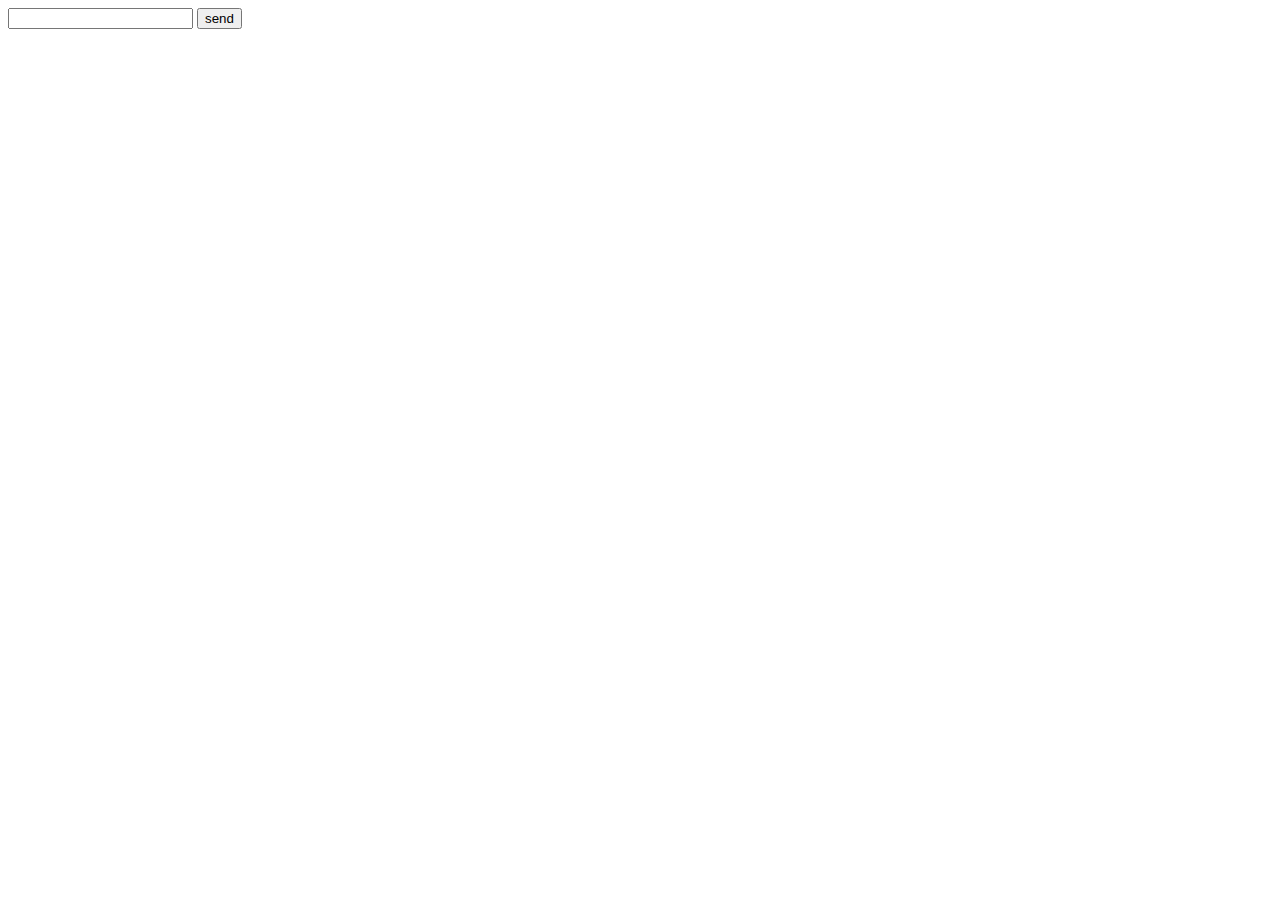
<file: app-example/index.html>
<!DOCTYPE html>

<html lang="pt-BR">
    <head>
        <meta charset="UTF-8">
        <title>Example</title>

        <meta http-equiv="X-UA-Compatible" content="IE=edge">
        <meta name="viewport" content="width=device-width, initial-scale=1">
    </head>
    <body>
    <form method="POST">
        <input type="text" name="age">
        <input type="submit" value="send">
    </form>
    </body>
</html>
</file>
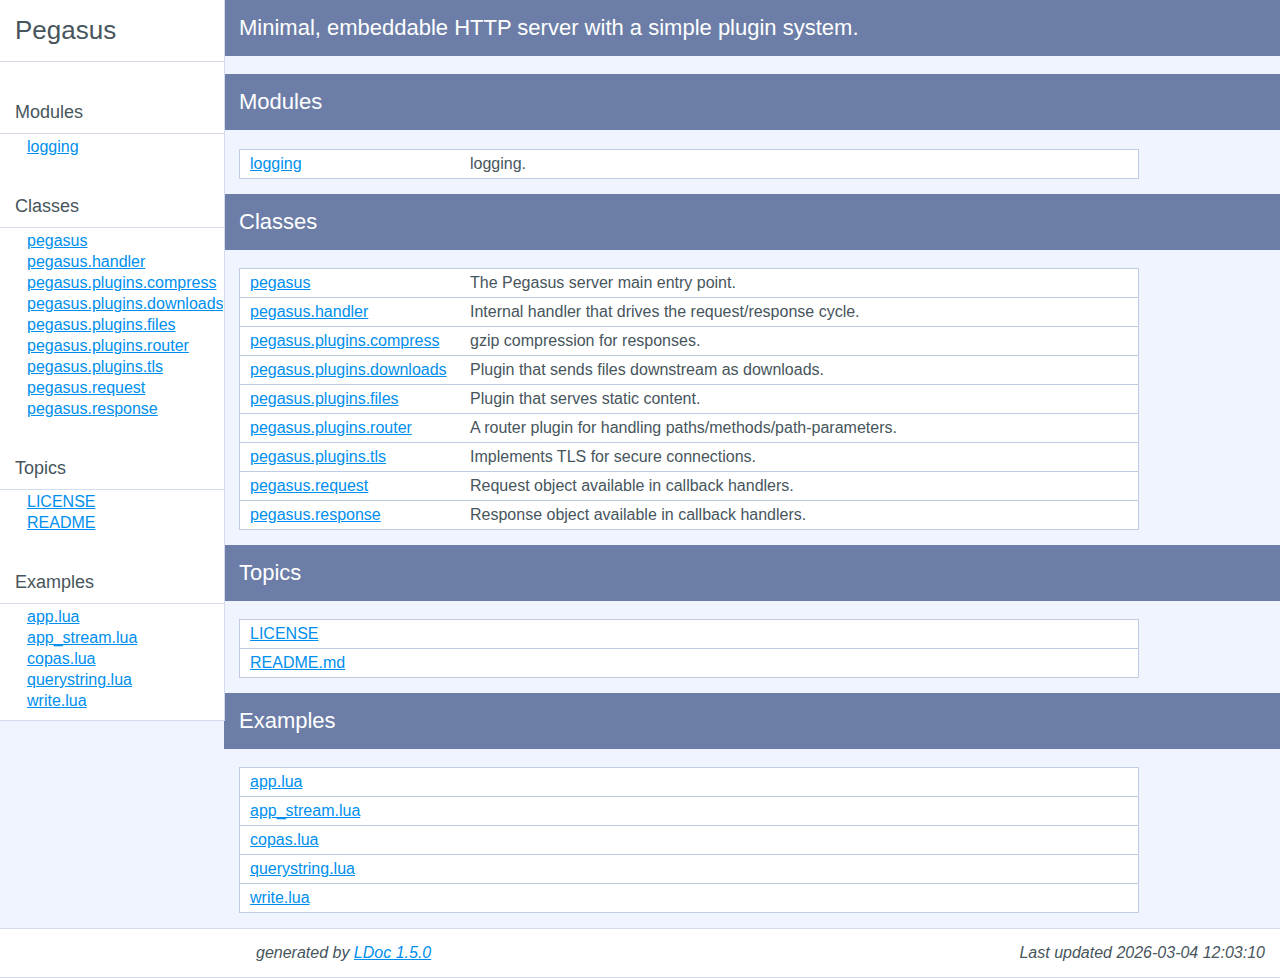
<file: docs/index.html>
<!DOCTYPE html PUBLIC "-//W3C//DTD XHTML 1.0 Strict//EN"
   "http://www.w3.org/TR/xhtml1/DTD/xhtml1-strict.dtd">
<html>
<meta http-equiv="Content-Type" content="text/html; charset=UTF-8"/>
<head>
    <title>Pegasus webserver in Lua</title>
    <link rel="stylesheet" href="ldoc.css" type="text/css" />
</head>
<body>

<div id="container">

<div id="product">
	<div id="product_logo"></div>
	<div id="product_name"><big><b></b></big></div>
	<div id="product_description"></div>
</div> <!-- id="product" -->


<div id="main">


<!-- Menu -->

<div id="navigation">
<br/>
<h1>Pegasus</h1>





<h2>Modules</h2>
<ul class="nowrap">
  <li><a href="modules/logging.html">logging</a></li>
</ul>
<h2>Classes</h2>
<ul class="nowrap">
  <li><a href="classes/pegasus.html">pegasus</a></li>
  <li><a href="classes/pegasus.handler.html">pegasus.handler</a></li>
  <li><a href="classes/pegasus.plugins.compress.html">pegasus.plugins.compress</a></li>
  <li><a href="classes/pegasus.plugins.downloads.html">pegasus.plugins.downloads</a></li>
  <li><a href="classes/pegasus.plugins.files.html">pegasus.plugins.files</a></li>
  <li><a href="classes/pegasus.plugins.router.html">pegasus.plugins.router</a></li>
  <li><a href="classes/pegasus.plugins.tls.html">pegasus.plugins.tls</a></li>
  <li><a href="classes/pegasus.request.html">pegasus.request</a></li>
  <li><a href="classes/pegasus.response.html">pegasus.response</a></li>
</ul>
<h2>Topics</h2>
<ul class="">
  <li><a href="topics/LICENSE.html">LICENSE</a></li>
  <li><a href="topics/README.md.html">README</a></li>
</ul>
<h2>Examples</h2>
<ul class="nowrap">
  <li><a href="examples/app.lua.html">app.lua</a></li>
  <li><a href="examples/app_stream.lua.html">app_stream.lua</a></li>
  <li><a href="examples/copas.lua.html">copas.lua</a></li>
  <li><a href="examples/querystring.lua.html">querystring.lua</a></li>
  <li><a href="examples/write.lua.html">write.lua</a></li>
</ul>

</div>

<div id="content">


  <h2>Minimal, embeddable HTTP server with a simple plugin system.</h2>

<h2>Modules</h2>
<table class="module_list">
	<tr>
		<td class="name"  nowrap><a href="modules/logging.html">logging</a></td>
		<td class="summary">logging.</td>
	</tr>
</table>
<h2>Classes</h2>
<table class="module_list">
	<tr>
		<td class="name"  nowrap><a href="classes/pegasus.html">pegasus</a></td>
		<td class="summary">The Pegasus server main entry point.</td>
	</tr>
	<tr>
		<td class="name"  nowrap><a href="classes/pegasus.handler.html">pegasus.handler</a></td>
		<td class="summary">Internal handler that drives the request/response cycle.</td>
	</tr>
	<tr>
		<td class="name"  nowrap><a href="classes/pegasus.plugins.compress.html">pegasus.plugins.compress</a></td>
		<td class="summary">gzip compression for responses.</td>
	</tr>
	<tr>
		<td class="name"  nowrap><a href="classes/pegasus.plugins.downloads.html">pegasus.plugins.downloads</a></td>
		<td class="summary">Plugin that sends files downstream as downloads.</td>
	</tr>
	<tr>
		<td class="name"  nowrap><a href="classes/pegasus.plugins.files.html">pegasus.plugins.files</a></td>
		<td class="summary">Plugin that serves static content.</td>
	</tr>
	<tr>
		<td class="name"  nowrap><a href="classes/pegasus.plugins.router.html">pegasus.plugins.router</a></td>
		<td class="summary">A router plugin for handling paths/methods/path-parameters.</td>
	</tr>
	<tr>
		<td class="name"  nowrap><a href="classes/pegasus.plugins.tls.html">pegasus.plugins.tls</a></td>
		<td class="summary">Implements TLS for secure connections.</td>
	</tr>
	<tr>
		<td class="name"  nowrap><a href="classes/pegasus.request.html">pegasus.request</a></td>
		<td class="summary">Request object available in callback handlers.</td>
	</tr>
	<tr>
		<td class="name"  nowrap><a href="classes/pegasus.response.html">pegasus.response</a></td>
		<td class="summary">Response object available in callback handlers.</td>
	</tr>
</table>
<h2>Topics</h2>
<table class="module_list">
	<tr>
		<td class="name"  nowrap><a href="topics/LICENSE.html">LICENSE</a></td>
		<td class="summary"></td>
	</tr>
	<tr>
		<td class="name"  nowrap><a href="topics/README.md.html">README.md</a></td>
		<td class="summary"></td>
	</tr>
</table>
<h2>Examples</h2>
<table class="module_list">
	<tr>
		<td class="name"  nowrap><a href="examples/app.lua.html">app.lua</a></td>
		<td class="summary"></td>
	</tr>
	<tr>
		<td class="name"  nowrap><a href="examples/app_stream.lua.html">app_stream.lua</a></td>
		<td class="summary"></td>
	</tr>
	<tr>
		<td class="name"  nowrap><a href="examples/copas.lua.html">copas.lua</a></td>
		<td class="summary"></td>
	</tr>
	<tr>
		<td class="name"  nowrap><a href="examples/querystring.lua.html">querystring.lua</a></td>
		<td class="summary"></td>
	</tr>
	<tr>
		<td class="name"  nowrap><a href="examples/write.lua.html">write.lua</a></td>
		<td class="summary"></td>
	</tr>
</table>

</div> <!-- id="content" -->
</div> <!-- id="main" -->
<div id="about">
<i>generated by <a href="http://github.com/lunarmodules/LDoc">LDoc 1.5.0</a></i>
<i style="float:right;">Last updated 2026-03-04 12:03:10 </i>
</div> <!-- id="about" -->
</div> <!-- id="container" -->
</body>
</html>
</file>
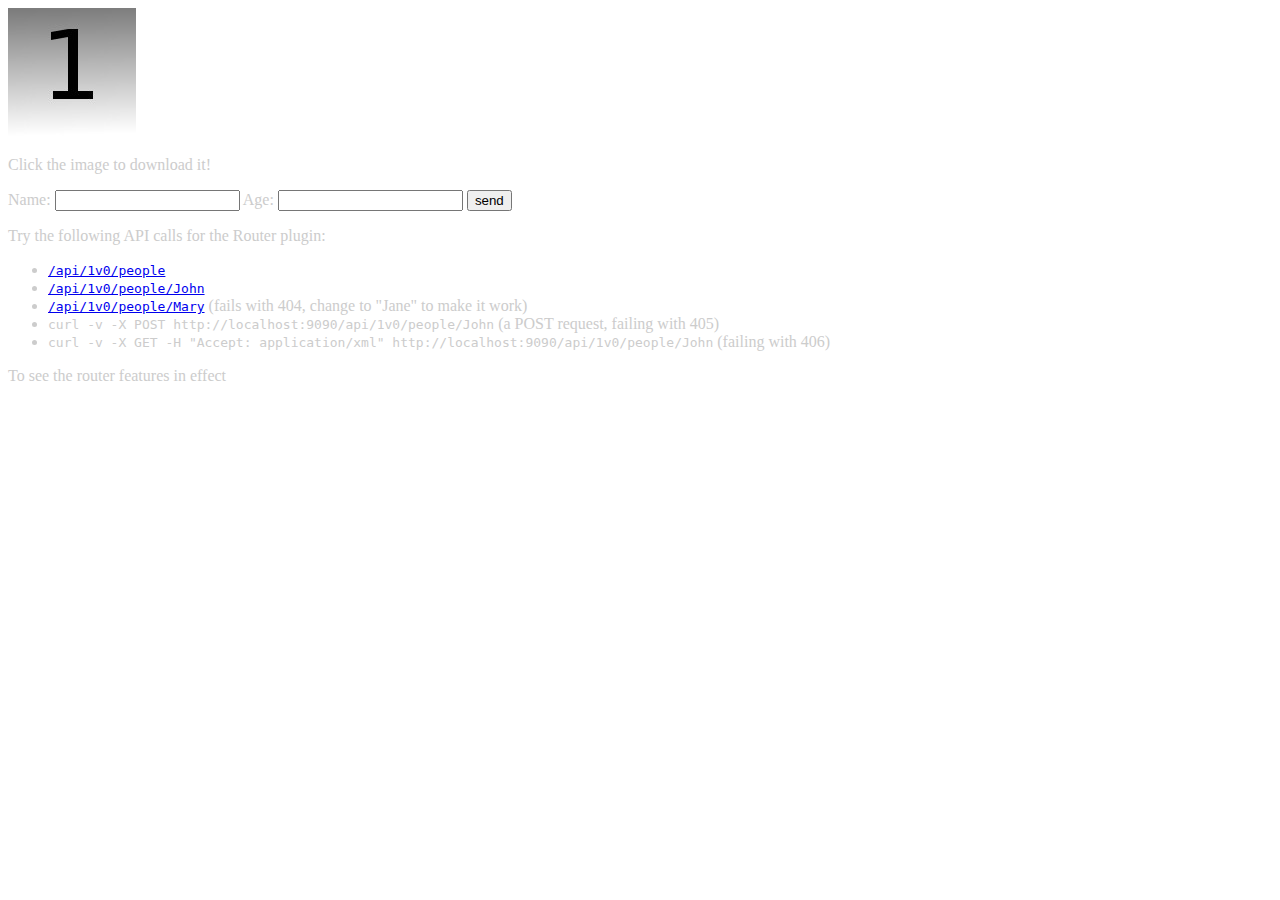
<file: example/root/index.html>
<!DOCTYPE html>

<html lang="pt-BR">
    <head>
        <meta charset="UTF-8">
        <title>Example</title>
        <meta http-equiv="X-UA-Compatible" content="IE=edge">
        <meta name="viewport" content="width=device-width, initial-scale=1">
        <link href="style.css" media="all" rel="stylesheet">
    </head>
    <body>
        <a href="downloads/1.jpg">
            <img src="1.jpg" />
        </a><p>Click the image to download it!</p>
        <form method="POST">
            Name: <input type="text" name="name">
            Age: <input type="text" name="age">
            <input type="submit" value="send">
        </form>
        <p>Try the following API calls for the Router plugin:
            <ul>
            <li><a href="/api/1v0/people"><code>/api/1v0/people</code></a></li>
            <li><a href="/api/1v0/people/John"><code>/api/1v0/people/John</code></a></li>
            <li><a href="/api/1v0/people/Mary"><code>/api/1v0/people/Mary</code></a> (fails with 404, change to "Jane" to make it work)</li>
            <li><code>curl -v -X POST http://localhost:9090/api/1v0/people/John</code> (a POST request, failing with 405)</li>
            <li><code>curl -v -X GET -H "Accept: application/xml" http://localhost:9090/api/1v0/people/John</code> (failing with 406)</li>
            </ul>
            To see the router features in effect
        </p>
    </body>
</html>
</file>
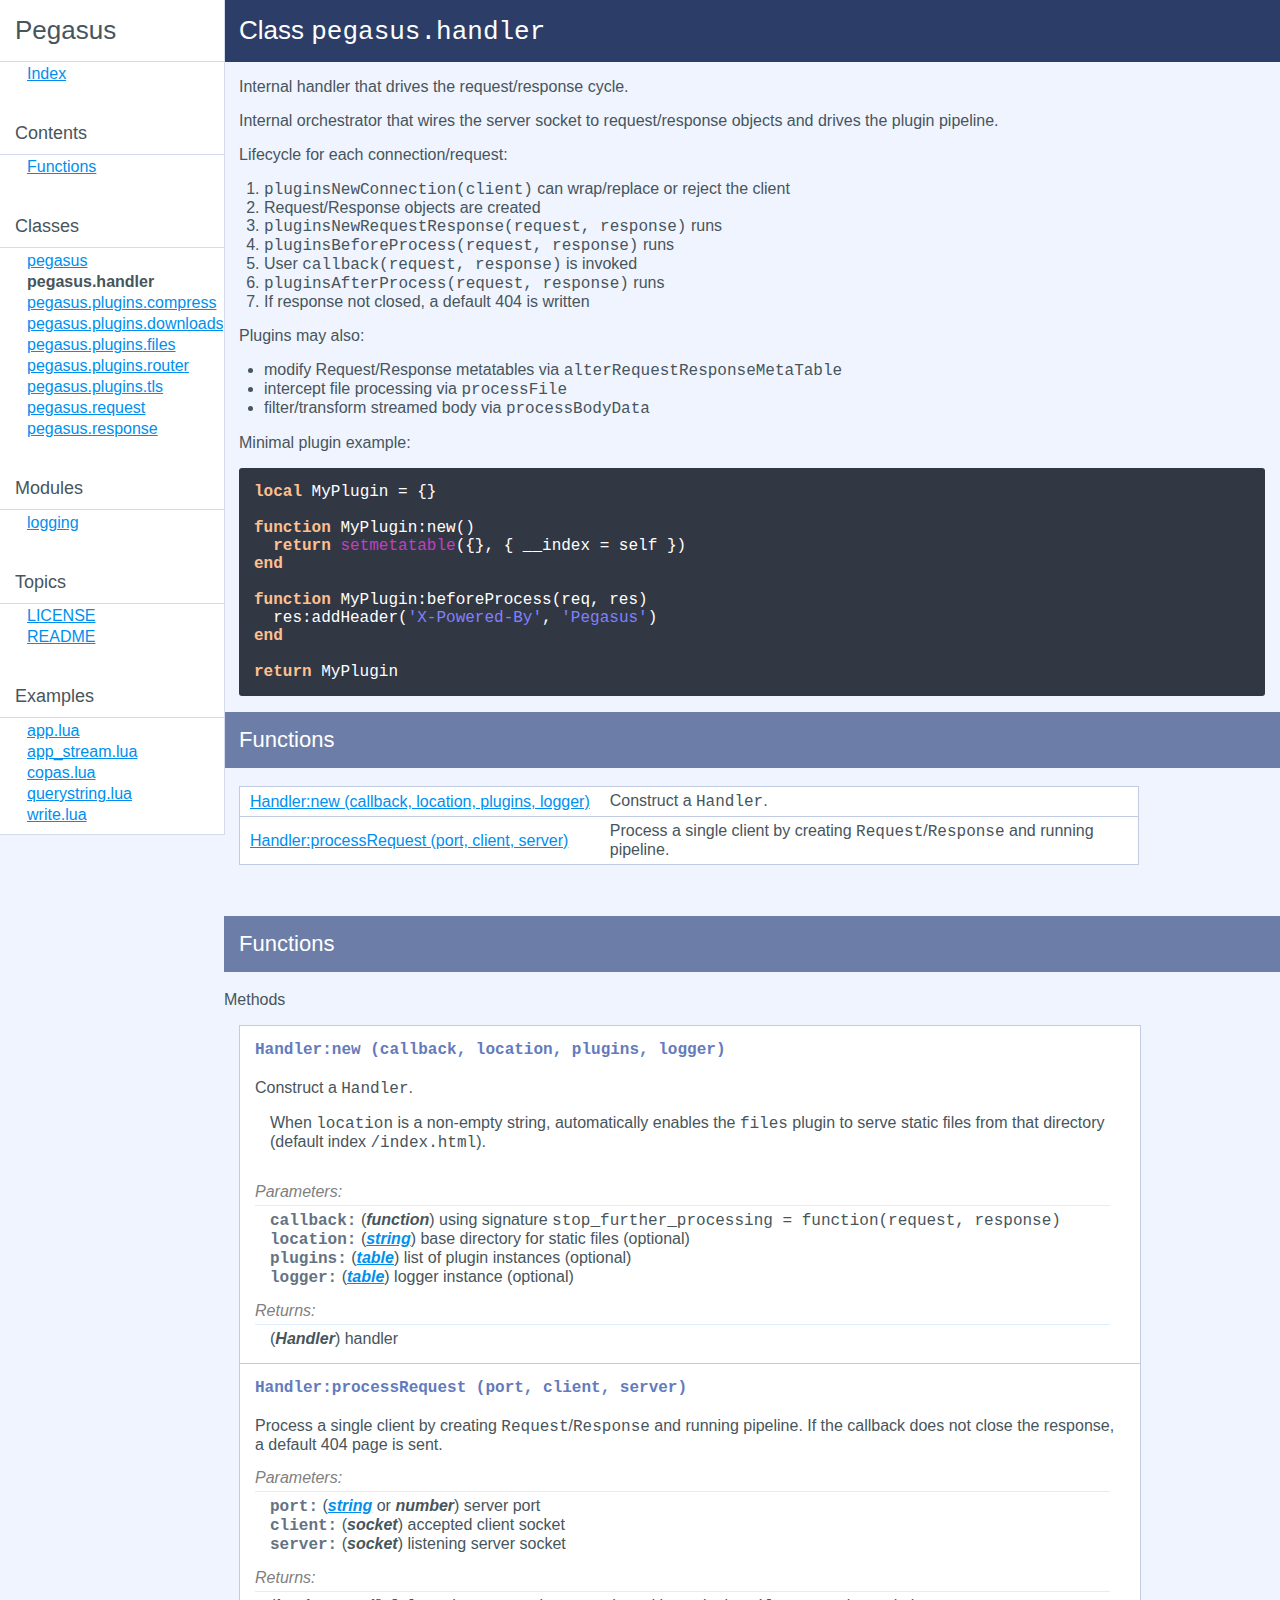
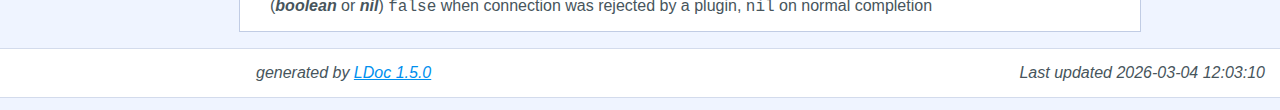
<file: docs/classes/pegasus.handler.html>
<!DOCTYPE html PUBLIC "-//W3C//DTD XHTML 1.0 Strict//EN"
   "http://www.w3.org/TR/xhtml1/DTD/xhtml1-strict.dtd">
<html>
<meta http-equiv="Content-Type" content="text/html; charset=UTF-8"/>
<head>
    <title>Pegasus webserver in Lua</title>
    <link rel="stylesheet" href="../ldoc.css" type="text/css" />
</head>
<body>

<div id="container">

<div id="product">
	<div id="product_logo"></div>
	<div id="product_name"><big><b></b></big></div>
	<div id="product_description"></div>
</div> <!-- id="product" -->


<div id="main">


<!-- Menu -->

<div id="navigation">
<br/>
<h1>Pegasus</h1>


<ul>
  <li><a href="../index.html">Index</a></li>
</ul>

<h2>Contents</h2>
<ul>
<li><a href="#Functions">Functions</a></li>
</ul>


<h2>Classes</h2>
<ul class="nowrap">
  <li><a href="../classes/pegasus.html">pegasus</a></li>
  <li><strong>pegasus.handler</strong></li>
  <li><a href="../classes/pegasus.plugins.compress.html">pegasus.plugins.compress</a></li>
  <li><a href="../classes/pegasus.plugins.downloads.html">pegasus.plugins.downloads</a></li>
  <li><a href="../classes/pegasus.plugins.files.html">pegasus.plugins.files</a></li>
  <li><a href="../classes/pegasus.plugins.router.html">pegasus.plugins.router</a></li>
  <li><a href="../classes/pegasus.plugins.tls.html">pegasus.plugins.tls</a></li>
  <li><a href="../classes/pegasus.request.html">pegasus.request</a></li>
  <li><a href="../classes/pegasus.response.html">pegasus.response</a></li>
</ul>
<h2>Modules</h2>
<ul class="nowrap">
  <li><a href="../modules/logging.html">logging</a></li>
</ul>
<h2>Topics</h2>
<ul class="">
  <li><a href="../topics/LICENSE.html">LICENSE</a></li>
  <li><a href="../topics/README.md.html">README</a></li>
</ul>
<h2>Examples</h2>
<ul class="nowrap">
  <li><a href="../examples/app.lua.html">app.lua</a></li>
  <li><a href="../examples/app_stream.lua.html">app_stream.lua</a></li>
  <li><a href="../examples/copas.lua.html">copas.lua</a></li>
  <li><a href="../examples/querystring.lua.html">querystring.lua</a></li>
  <li><a href="../examples/write.lua.html">write.lua</a></li>
</ul>

</div>

<div id="content">

<h1>Class <code>pegasus.handler</code></h1>
<p>Internal handler that drives the request/response cycle.</p>
<p>


<p> Internal orchestrator that wires the server socket to request/response
 objects and drives the plugin pipeline.</p>

<p> Lifecycle for each connection/request:</p>

<ol>
    <li><code>pluginsNewConnection(client)</code> can wrap/replace or reject the client</li>
    <li>Request/Response objects are created</li>
    <li><code>pluginsNewRequestResponse(request, response)</code> runs</li>
    <li><code>pluginsBeforeProcess(request, response)</code> runs</li>
    <li>User <code>callback(request, response)</code> is invoked</li>
    <li><code>pluginsAfterProcess(request, response)</code> runs</li>
    <li>If response not closed, a default 404 is written</li>
</ol>

<p> Plugins may also:</p>

<ul>
    <li>modify Request/Response metatables via <code>alterRequestResponseMetaTable</code></li>
    <li>intercept file processing via <code>processFile</code></li>
    <li>filter/transform streamed body via <code>processBodyData</code></li>
</ul>

<p> Minimal plugin example:</p>


<pre>
<span class="keyword">local</span> MyPlugin = {}

<span class="keyword">function</span> MyPlugin:<span class="function-name">new</span>()
  <span class="keyword">return</span> <span class="global">setmetatable</span>({}, { __index = self })
<span class="keyword">end</span>

<span class="keyword">function</span> MyPlugin:<span class="function-name">beforeProcess</span>(req, res)
  res:<span class="function-name">addHeader</span>(<span class="string">'X-Powered-By'</span>, <span class="string">'Pegasus'</span>)
<span class="keyword">end</span>

<span class="keyword">return</span> MyPlugin
</pre>

</p>


<h2><a href="#Functions">Functions</a></h2>
<table class="function_list">
	<tr>
	<td class="name" nowrap><a href="#Handler:new">Handler:new (callback, location, plugins, logger)</a></td>
	<td class="summary">Construct a <code>Handler</code>.</td>
	</tr>
	<tr>
	<td class="name" nowrap><a href="#Handler:processRequest">Handler:processRequest (port, client, server)</a></td>
	<td class="summary">Process a single client by creating <code>Request</code>/<code>Response</code> and running pipeline.</td>
	</tr>
</table>

<br/>
<br/>


    <h2 class="section-header "><a name="Functions"></a>Functions</h2>
    Methods
    <dl class="function">
    <dt>
    <a name = "Handler:new"></a>
    <strong>Handler:new (callback, location, plugins, logger)</strong>
    </dt>
    <dd>
    Construct a <code>Handler</code>. </p>

<p> When <code>location</code> is a non-empty string, automatically enables the <code>files</code>
 plugin to serve static files from that directory (default index <code>/index.html</code>).


    <h3>Parameters:</h3>
    <ul>
        <li><span class="parameter">callback</span>
            <span class="types"><span class="type">function</span></span>
         using signature <code>stop_further_processing = function(request, response)</code>
        </li>
        <li><span class="parameter">location</span>
            <span class="types"><a class="type" href="https://www.lua.org/manual/5.4/manual.html#6.4">string</a></span>
         base directory for static files (optional)
        </li>
        <li><span class="parameter">plugins</span>
            <span class="types"><a class="type" href="https://www.lua.org/manual/5.4/manual.html#6.6">table</a></span>
         list of plugin instances (optional)
        </li>
        <li><span class="parameter">logger</span>
            <span class="types"><a class="type" href="https://www.lua.org/manual/5.4/manual.html#6.6">table</a></span>
         logger instance (optional)
        </li>
    </ul>

    <h3>Returns:</h3>
    <ol>

           <span class="types"><span class="type">Handler</span></span>
        handler
    </ol>




</dd>
    <dt>
    <a name = "Handler:processRequest"></a>
    <strong>Handler:processRequest (port, client, server)</strong>
    </dt>
    <dd>
    Process a single client by creating <code>Request</code>/<code>Response</code> and running pipeline.
 If the callback does not close the response, a default 404 page is sent.


    <h3>Parameters:</h3>
    <ul>
        <li><span class="parameter">port</span>
            <span class="types"><a class="type" href="https://www.lua.org/manual/5.4/manual.html#6.4">string</a> or <span class="type">number</span></span>
         server port
        </li>
        <li><span class="parameter">client</span>
            <span class="types"><span class="type">socket</span></span>
         accepted client socket
        </li>
        <li><span class="parameter">server</span>
            <span class="types"><span class="type">socket</span></span>
         listening server socket
        </li>
    </ul>

    <h3>Returns:</h3>
    <ol>

           <span class="types"><span class="type">boolean</span> or <span class="type">nil</span></span>
        <code>false</code> when connection was rejected by a plugin, <code>nil</code> on normal completion
    </ol>




</dd>
</dl>


</div> <!-- id="content" -->
</div> <!-- id="main" -->
<div id="about">
<i>generated by <a href="http://github.com/lunarmodules/LDoc">LDoc 1.5.0</a></i>
<i style="float:right;">Last updated 2026-03-04 12:03:10 </i>
</div> <!-- id="about" -->
</div> <!-- id="container" -->
</body>
</html>
</file>
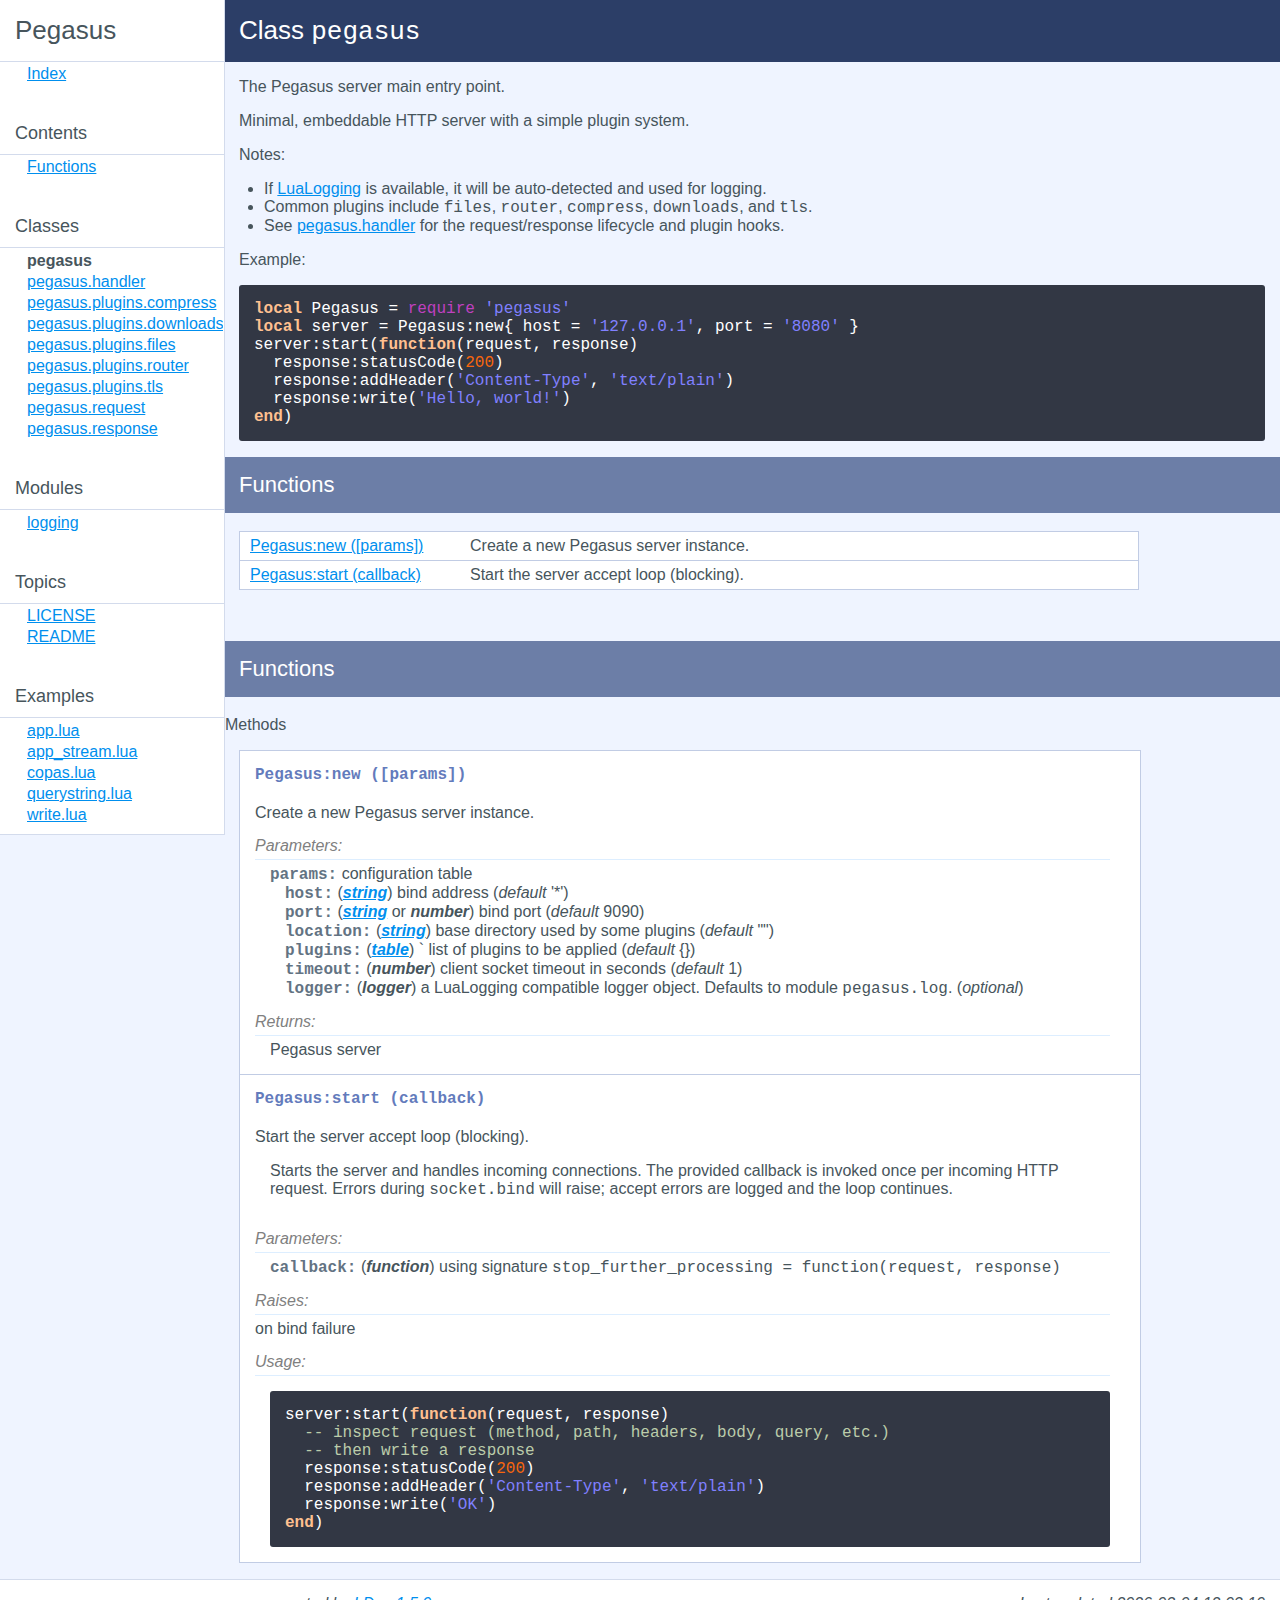
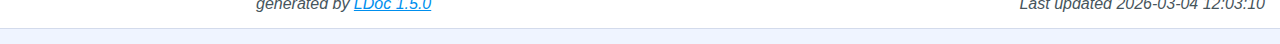
<file: docs/classes/pegasus.html>
<!DOCTYPE html PUBLIC "-//W3C//DTD XHTML 1.0 Strict//EN"
   "http://www.w3.org/TR/xhtml1/DTD/xhtml1-strict.dtd">
<html>
<meta http-equiv="Content-Type" content="text/html; charset=UTF-8"/>
<head>
    <title>Pegasus webserver in Lua</title>
    <link rel="stylesheet" href="../ldoc.css" type="text/css" />
</head>
<body>

<div id="container">

<div id="product">
	<div id="product_logo"></div>
	<div id="product_name"><big><b></b></big></div>
	<div id="product_description"></div>
</div> <!-- id="product" -->


<div id="main">


<!-- Menu -->

<div id="navigation">
<br/>
<h1>Pegasus</h1>


<ul>
  <li><a href="../index.html">Index</a></li>
</ul>

<h2>Contents</h2>
<ul>
<li><a href="#Functions">Functions</a></li>
</ul>


<h2>Classes</h2>
<ul class="nowrap">
  <li><strong>pegasus</strong></li>
  <li><a href="../classes/pegasus.handler.html">pegasus.handler</a></li>
  <li><a href="../classes/pegasus.plugins.compress.html">pegasus.plugins.compress</a></li>
  <li><a href="../classes/pegasus.plugins.downloads.html">pegasus.plugins.downloads</a></li>
  <li><a href="../classes/pegasus.plugins.files.html">pegasus.plugins.files</a></li>
  <li><a href="../classes/pegasus.plugins.router.html">pegasus.plugins.router</a></li>
  <li><a href="../classes/pegasus.plugins.tls.html">pegasus.plugins.tls</a></li>
  <li><a href="../classes/pegasus.request.html">pegasus.request</a></li>
  <li><a href="../classes/pegasus.response.html">pegasus.response</a></li>
</ul>
<h2>Modules</h2>
<ul class="nowrap">
  <li><a href="../modules/logging.html">logging</a></li>
</ul>
<h2>Topics</h2>
<ul class="">
  <li><a href="../topics/LICENSE.html">LICENSE</a></li>
  <li><a href="../topics/README.md.html">README</a></li>
</ul>
<h2>Examples</h2>
<ul class="nowrap">
  <li><a href="../examples/app.lua.html">app.lua</a></li>
  <li><a href="../examples/app_stream.lua.html">app_stream.lua</a></li>
  <li><a href="../examples/copas.lua.html">copas.lua</a></li>
  <li><a href="../examples/querystring.lua.html">querystring.lua</a></li>
  <li><a href="../examples/write.lua.html">write.lua</a></li>
</ul>

</div>

<div id="content">

<h1>Class <code>pegasus</code></h1>
<p>The Pegasus server main entry point.</p>
<p>


<p> Minimal, embeddable HTTP server with a simple plugin system.</p>

<p> Notes:</p>

<ul>
    <li>If <a href="https://keplerproject.github.io/lualogging/">LuaLogging</a> is available, it will be auto-detected and used for logging.</li>
    <li>Common plugins include <code>files</code>, <code>router</code>, <code>compress</code>, <code>downloads</code>, and <code>tls</code>.</li>
    <li>See <a href="../classes/pegasus.handler.html#">pegasus.handler</a> for the request/response lifecycle and plugin hooks.</li>
</ul>

<p> Example:</p>


<pre>
<span class="keyword">local</span> Pegasus = <span class="global">require</span> <span class="string">'pegasus'</span>
<span class="keyword">local</span> server = Pegasus:<span class="function-name">new</span>{ host = <span class="string">'127.0.0.1'</span>, port = <span class="string">'8080'</span> }
server:<span class="function-name">start</span>(<span class="keyword">function</span>(request, response)
  response:<span class="function-name">statusCode</span>(<span class="number">200</span>)
  response:<span class="function-name">addHeader</span>(<span class="string">'Content-Type'</span>, <span class="string">'text/plain'</span>)
  response:<span class="function-name">write</span>(<span class="string">'Hello, world!'</span>)
<span class="keyword">end</span>)
</pre>

</p>


<h2><a href="#Functions">Functions</a></h2>
<table class="function_list">
	<tr>
	<td class="name" nowrap><a href="#Pegasus:new">Pegasus:new ([params])</a></td>
	<td class="summary">Create a new Pegasus server instance.</td>
	</tr>
	<tr>
	<td class="name" nowrap><a href="#Pegasus:start">Pegasus:start (callback)</a></td>
	<td class="summary">Start the server accept loop (blocking).</td>
	</tr>
</table>

<br/>
<br/>


    <h2 class="section-header "><a name="Functions"></a>Functions</h2>
    Methods
    <dl class="function">
    <dt>
    <a name = "Pegasus:new"></a>
    <strong>Pegasus:new ([params])</strong>
    </dt>
    <dd>
    Create a new Pegasus server instance.


    <h3>Parameters:</h3>
    <ul>
        <li><span class="parameter">params</span> configuration table
        <ul>
        <li><span class="parameter">host</span>
            <span class="types"><a class="type" href="https://www.lua.org/manual/5.4/manual.html#6.4">string</a></span>
         bind address
         (<em>default</em> '*')
        </li>
        <li><span class="parameter">port</span>
            <span class="types"><a class="type" href="https://www.lua.org/manual/5.4/manual.html#6.4">string</a> or <span class="type">number</span></span>
         bind port
         (<em>default</em> 9090)
        </li>
        <li><span class="parameter">location</span>
            <span class="types"><a class="type" href="https://www.lua.org/manual/5.4/manual.html#6.4">string</a></span>
         base directory used by some plugins
         (<em>default</em> "")
        </li>
        <li><span class="parameter">plugins</span>
            <span class="types"><a class="type" href="https://www.lua.org/manual/5.4/manual.html#6.6">table</a></span>
        ` list of plugins to be applied
         (<em>default</em> {})
        </li>
        <li><span class="parameter">timeout</span>
            <span class="types"><span class="type">number</span></span>
         client socket timeout in seconds
         (<em>default</em> 1)
        </li>
        <li><span class="parameter">logger</span>
            <span class="types"><span class="type">logger</span></span>
         a LuaLogging compatible logger object. Defaults to module <code>pegasus.log</code>.
         (<em>optional</em>)
        </li>
        </li></ul>
    </ul>

    <h3>Returns:</h3>
    <ol>

        Pegasus server
    </ol>




</dd>
    <dt>
    <a name = "Pegasus:start"></a>
    <strong>Pegasus:start (callback)</strong>
    </dt>
    <dd>
    Start the server accept loop (blocking). </p>

<p> Starts the server and handles incoming connections. The provided callback is invoked once per incoming HTTP request.
 Errors during <code>socket.bind</code> will raise; accept errors are logged and the loop continues.


    <h3>Parameters:</h3>
    <ul>
        <li><span class="parameter">callback</span>
            <span class="types"><span class="type">function</span></span>
         using signature <code>stop_further_processing = function(request, response)</code>
        </li>
    </ul>


    <h3>Raises:</h3>
    on bind failure


    <h3>Usage:</h3>
    <ul>
        <pre class="example">server:<span class="function-name">start</span>(<span class="keyword">function</span>(request, response)
  <span class="comment">-- inspect <code>request</code> (method, path, headers, body, query, etc.)
</span>  <span class="comment">-- then write a response
</span>  response:<span class="function-name">statusCode</span>(<span class="number">200</span>)
  response:<span class="function-name">addHeader</span>(<span class="string">'Content-Type'</span>, <span class="string">'text/plain'</span>)
  response:<span class="function-name">write</span>(<span class="string">'OK'</span>)
<span class="keyword">end</span>)</pre>
    </ul>

</dd>
</dl>


</div> <!-- id="content" -->
</div> <!-- id="main" -->
<div id="about">
<i>generated by <a href="http://github.com/lunarmodules/LDoc">LDoc 1.5.0</a></i>
<i style="float:right;">Last updated 2026-03-04 12:03:10 </i>
</div> <!-- id="about" -->
</div> <!-- id="container" -->
</body>
</html>
</file>
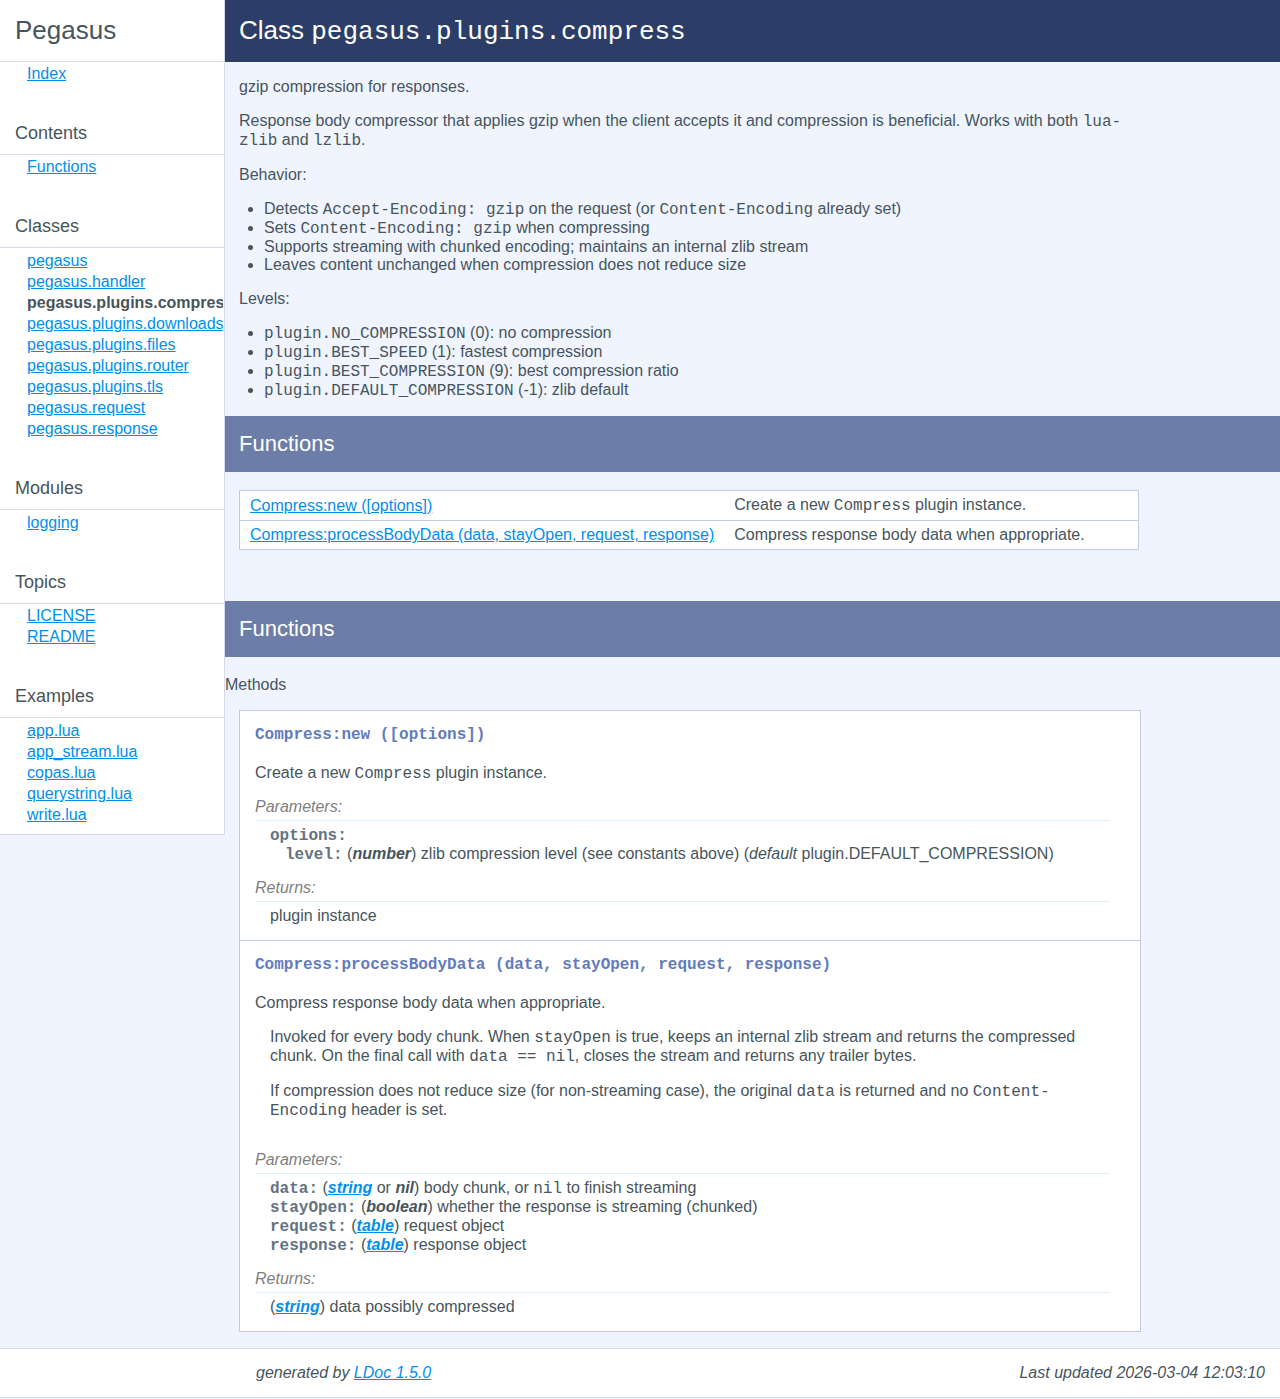
<file: docs/classes/pegasus.plugins.compress.html>
<!DOCTYPE html PUBLIC "-//W3C//DTD XHTML 1.0 Strict//EN"
   "http://www.w3.org/TR/xhtml1/DTD/xhtml1-strict.dtd">
<html>
<meta http-equiv="Content-Type" content="text/html; charset=UTF-8"/>
<head>
    <title>Pegasus webserver in Lua</title>
    <link rel="stylesheet" href="../ldoc.css" type="text/css" />
</head>
<body>

<div id="container">

<div id="product">
	<div id="product_logo"></div>
	<div id="product_name"><big><b></b></big></div>
	<div id="product_description"></div>
</div> <!-- id="product" -->


<div id="main">


<!-- Menu -->

<div id="navigation">
<br/>
<h1>Pegasus</h1>


<ul>
  <li><a href="../index.html">Index</a></li>
</ul>

<h2>Contents</h2>
<ul>
<li><a href="#Functions">Functions</a></li>
</ul>


<h2>Classes</h2>
<ul class="nowrap">
  <li><a href="../classes/pegasus.html">pegasus</a></li>
  <li><a href="../classes/pegasus.handler.html">pegasus.handler</a></li>
  <li><strong>pegasus.plugins.compress</strong></li>
  <li><a href="../classes/pegasus.plugins.downloads.html">pegasus.plugins.downloads</a></li>
  <li><a href="../classes/pegasus.plugins.files.html">pegasus.plugins.files</a></li>
  <li><a href="../classes/pegasus.plugins.router.html">pegasus.plugins.router</a></li>
  <li><a href="../classes/pegasus.plugins.tls.html">pegasus.plugins.tls</a></li>
  <li><a href="../classes/pegasus.request.html">pegasus.request</a></li>
  <li><a href="../classes/pegasus.response.html">pegasus.response</a></li>
</ul>
<h2>Modules</h2>
<ul class="nowrap">
  <li><a href="../modules/logging.html">logging</a></li>
</ul>
<h2>Topics</h2>
<ul class="">
  <li><a href="../topics/LICENSE.html">LICENSE</a></li>
  <li><a href="../topics/README.md.html">README</a></li>
</ul>
<h2>Examples</h2>
<ul class="nowrap">
  <li><a href="../examples/app.lua.html">app.lua</a></li>
  <li><a href="../examples/app_stream.lua.html">app_stream.lua</a></li>
  <li><a href="../examples/copas.lua.html">copas.lua</a></li>
  <li><a href="../examples/querystring.lua.html">querystring.lua</a></li>
  <li><a href="../examples/write.lua.html">write.lua</a></li>
</ul>

</div>

<div id="content">

<h1>Class <code>pegasus.plugins.compress</code></h1>
<p>gzip compression for responses.</p>
<p>


<p> Response body compressor that applies gzip when the client accepts it
 and compression is beneficial. Works with both <code>lua-zlib</code> and <code>lzlib</code>.</p>

<p> Behavior:</p>

<ul>
    <li>Detects <code>Accept-Encoding: gzip</code> on the request (or <code>Content-Encoding</code> already set)</li>
    <li>Sets <code>Content-Encoding: gzip</code> when compressing</li>
    <li>Supports streaming with chunked encoding; maintains an internal zlib stream</li>
    <li>Leaves content unchanged when compression does not reduce size</li>
</ul>

<p> Levels:</p>

<ul>
    <li><code>plugin.NO_COMPRESSION</code> (0): no compression</li>
    <li><code>plugin.BEST_SPEED</code> (1): fastest compression</li>
    <li><code>plugin.BEST_COMPRESSION</code> (9): best compression ratio</li>
    <li><code>plugin.DEFAULT_COMPRESSION</code> (-1): zlib default</li>
</ul>
</p>


<h2><a href="#Functions">Functions</a></h2>
<table class="function_list">
	<tr>
	<td class="name" nowrap><a href="#Compress:new">Compress:new ([options])</a></td>
	<td class="summary">Create a new <code>Compress</code> plugin instance.</td>
	</tr>
	<tr>
	<td class="name" nowrap><a href="#Compress:processBodyData">Compress:processBodyData (data, stayOpen, request, response)</a></td>
	<td class="summary">Compress response body data when appropriate.</td>
	</tr>
</table>

<br/>
<br/>


    <h2 class="section-header "><a name="Functions"></a>Functions</h2>
    Methods
    <dl class="function">
    <dt>
    <a name = "Compress:new"></a>
    <strong>Compress:new ([options])</strong>
    </dt>
    <dd>
    Create a new <code>Compress</code> plugin instance.


    <h3>Parameters:</h3>
    <ul>
        <li><span class="parameter">options</span>


        <ul>
        <li><span class="parameter">level</span>
            <span class="types"><span class="type">number</span></span>
         zlib compression level (see constants above)
         (<em>default</em> plugin.DEFAULT_COMPRESSION)
        </li>
        </li></ul>
    </ul>

    <h3>Returns:</h3>
    <ol>

        plugin instance
    </ol>




</dd>
    <dt>
    <a name = "Compress:processBodyData"></a>
    <strong>Compress:processBodyData (data, stayOpen, request, response)</strong>
    </dt>
    <dd>
    Compress response body data when appropriate. </p>

<p> Invoked for every body chunk. When <code>stayOpen</code> is true, keeps an internal
 zlib stream and returns the compressed chunk. On the final call with
 <code>data == nil</code>, closes the stream and returns any trailer bytes.</p>

<p> If compression does not reduce size (for non-streaming case), the
 original <code>data</code> is returned and no <code>Content-Encoding</code> header is set.


    <h3>Parameters:</h3>
    <ul>
        <li><span class="parameter">data</span>
            <span class="types"><a class="type" href="https://www.lua.org/manual/5.4/manual.html#6.4">string</a> or <span class="type">nil</span></span>
         body chunk, or <code>nil</code> to finish streaming
        </li>
        <li><span class="parameter">stayOpen</span>
            <span class="types"><span class="type">boolean</span></span>
         whether the response is streaming (chunked)
        </li>
        <li><span class="parameter">request</span>
            <span class="types"><a class="type" href="https://www.lua.org/manual/5.4/manual.html#6.6">table</a></span>
         request object
        </li>
        <li><span class="parameter">response</span>
            <span class="types"><a class="type" href="https://www.lua.org/manual/5.4/manual.html#6.6">table</a></span>
         response object
        </li>
    </ul>

    <h3>Returns:</h3>
    <ol>

           <span class="types"><a class="type" href="https://www.lua.org/manual/5.4/manual.html#6.4">string</a></span>
        data possibly compressed
    </ol>




</dd>
</dl>


</div> <!-- id="content" -->
</div> <!-- id="main" -->
<div id="about">
<i>generated by <a href="http://github.com/lunarmodules/LDoc">LDoc 1.5.0</a></i>
<i style="float:right;">Last updated 2026-03-04 12:03:10 </i>
</div> <!-- id="about" -->
</div> <!-- id="container" -->
</body>
</html>
</file>
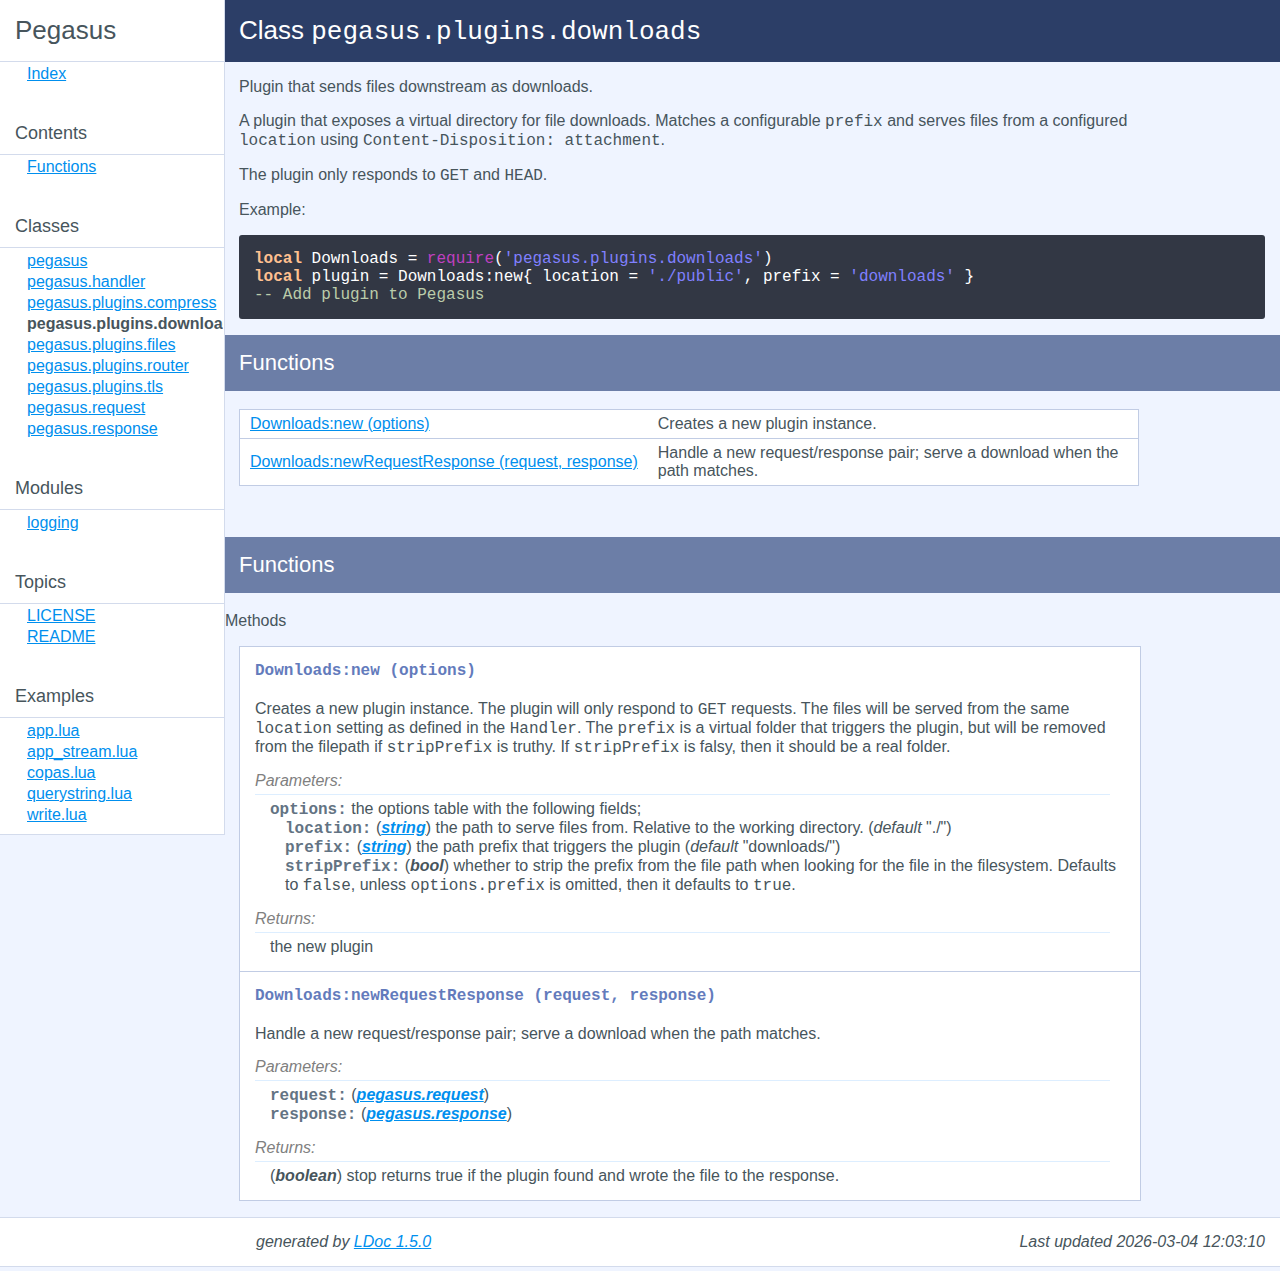
<file: docs/classes/pegasus.plugins.downloads.html>
<!DOCTYPE html PUBLIC "-//W3C//DTD XHTML 1.0 Strict//EN"
   "http://www.w3.org/TR/xhtml1/DTD/xhtml1-strict.dtd">
<html>
<meta http-equiv="Content-Type" content="text/html; charset=UTF-8"/>
<head>
    <title>Pegasus webserver in Lua</title>
    <link rel="stylesheet" href="../ldoc.css" type="text/css" />
</head>
<body>

<div id="container">

<div id="product">
	<div id="product_logo"></div>
	<div id="product_name"><big><b></b></big></div>
	<div id="product_description"></div>
</div> <!-- id="product" -->


<div id="main">


<!-- Menu -->

<div id="navigation">
<br/>
<h1>Pegasus</h1>


<ul>
  <li><a href="../index.html">Index</a></li>
</ul>

<h2>Contents</h2>
<ul>
<li><a href="#Functions">Functions</a></li>
</ul>


<h2>Classes</h2>
<ul class="nowrap">
  <li><a href="../classes/pegasus.html">pegasus</a></li>
  <li><a href="../classes/pegasus.handler.html">pegasus.handler</a></li>
  <li><a href="../classes/pegasus.plugins.compress.html">pegasus.plugins.compress</a></li>
  <li><strong>pegasus.plugins.downloads</strong></li>
  <li><a href="../classes/pegasus.plugins.files.html">pegasus.plugins.files</a></li>
  <li><a href="../classes/pegasus.plugins.router.html">pegasus.plugins.router</a></li>
  <li><a href="../classes/pegasus.plugins.tls.html">pegasus.plugins.tls</a></li>
  <li><a href="../classes/pegasus.request.html">pegasus.request</a></li>
  <li><a href="../classes/pegasus.response.html">pegasus.response</a></li>
</ul>
<h2>Modules</h2>
<ul class="nowrap">
  <li><a href="../modules/logging.html">logging</a></li>
</ul>
<h2>Topics</h2>
<ul class="">
  <li><a href="../topics/LICENSE.html">LICENSE</a></li>
  <li><a href="../topics/README.md.html">README</a></li>
</ul>
<h2>Examples</h2>
<ul class="nowrap">
  <li><a href="../examples/app.lua.html">app.lua</a></li>
  <li><a href="../examples/app_stream.lua.html">app_stream.lua</a></li>
  <li><a href="../examples/copas.lua.html">copas.lua</a></li>
  <li><a href="../examples/querystring.lua.html">querystring.lua</a></li>
  <li><a href="../examples/write.lua.html">write.lua</a></li>
</ul>

</div>

<div id="content">

<h1>Class <code>pegasus.plugins.downloads</code></h1>
<p>Plugin that sends files downstream as downloads.</p>
<p>


<p> A plugin that exposes a virtual directory for file downloads. Matches
 a configurable <code>prefix</code> and serves files from a configured <code>location</code>
 using <code>Content-Disposition: attachment</code>.</p>

<p> The plugin only responds to <code>GET</code> and <code>HEAD</code>.</p>

<p> Example:</p>


<pre>
<span class="keyword">local</span> Downloads = <span class="global">require</span>(<span class="string">'pegasus.plugins.downloads'</span>)
<span class="keyword">local</span> plugin = Downloads:<span class="function-name">new</span>{ location = <span class="string">'./public'</span>, prefix = <span class="string">'downloads'</span> }
<span class="comment">-- Add plugin to Pegasus</span>
</pre>

</p>


<h2><a href="#Functions">Functions</a></h2>
<table class="function_list">
	<tr>
	<td class="name" nowrap><a href="#Downloads:new">Downloads:new (options)</a></td>
	<td class="summary">Creates a new plugin instance.</td>
	</tr>
	<tr>
	<td class="name" nowrap><a href="#Downloads:newRequestResponse">Downloads:newRequestResponse (request, response)</a></td>
	<td class="summary">Handle a new request/response pair; serve a download when the path matches.</td>
	</tr>
</table>

<br/>
<br/>


    <h2 class="section-header "><a name="Functions"></a>Functions</h2>
    Methods
    <dl class="function">
    <dt>
    <a name = "Downloads:new"></a>
    <strong>Downloads:new (options)</strong>
    </dt>
    <dd>
    Creates a new plugin instance.
 The plugin will only respond to <code>GET</code> requests. The files will be served from the
 same <code>location</code> setting as defined in the <code>Handler</code>. The <code>prefix</code> is a virtual folder
 that triggers the plugin, but will be removed from the filepath if <code>stripPrefix</code> is truthy.
 If <code>stripPrefix</code> is falsy, then it should be a real folder.


    <h3>Parameters:</h3>
    <ul>
        <li><span class="parameter">options</span> the options table with the following fields;
        <ul>
        <li><span class="parameter">location</span>
            <span class="types"><a class="type" href="https://www.lua.org/manual/5.4/manual.html#6.4">string</a></span>
         the path to serve files from. Relative to the working directory.
         (<em>default</em> "./")
        </li>
        <li><span class="parameter">prefix</span>
            <span class="types"><a class="type" href="https://www.lua.org/manual/5.4/manual.html#6.4">string</a></span>
         the path prefix that triggers the plugin
         (<em>default</em> "downloads/")
        </li>
        <li><span class="parameter">stripPrefix</span>
            <span class="types"><span class="type">bool</span></span>
         whether to strip the prefix from the file path when looking
 for the file in the filesystem. Defaults to <code>false</code>, unless <code>options.prefix</code> is omitted,
 then it defaults to <code>true</code>.
        </li>
        </li></ul>
    </ul>

    <h3>Returns:</h3>
    <ol>

        the new plugin
    </ol>




</dd>
    <dt>
    <a name = "Downloads:newRequestResponse"></a>
    <strong>Downloads:newRequestResponse (request, response)</strong>
    </dt>
    <dd>
    Handle a new request/response pair; serve a download when the path matches.


    <h3>Parameters:</h3>
    <ul>
        <li><span class="parameter">request</span>
            <span class="types"><a class="type" href="../classes/pegasus.request.html#">pegasus.request</a></span>



        </li>
        <li><span class="parameter">response</span>
            <span class="types"><a class="type" href="../classes/pegasus.response.html#">pegasus.response</a></span>



        </li>
    </ul>

    <h3>Returns:</h3>
    <ol>

           <span class="types"><span class="type">boolean</span></span>
        stop returns true if the plugin found and wrote the file to the response.
    </ol>




</dd>
</dl>


</div> <!-- id="content" -->
</div> <!-- id="main" -->
<div id="about">
<i>generated by <a href="http://github.com/lunarmodules/LDoc">LDoc 1.5.0</a></i>
<i style="float:right;">Last updated 2026-03-04 12:03:10 </i>
</div> <!-- id="about" -->
</div> <!-- id="container" -->
</body>
</html>
</file>
<file: docs/ldoc.css>
body {
    color: #47555c;
    font-size: 16px;
    font-family: "Open Sans", sans-serif;
    margin: 0;
    background: #eff4ff;
}

a:link { color: #008fee; }
a:visited { color: #008fee; }
a:hover { color: #22a7ff; }

h1 { font-size:26px; font-weight: normal; }
h2 { font-size:22px; font-weight: normal; }
h3 { font-size:18px; font-weight: normal; }
h4 { font-size:16px; font-weight: bold; }

hr {
    height: 1px;
    background: #c1cce4;
    border: 0px;
    margin: 15px 0;
}

code, tt {
    font-family: monospace;
}
span.parameter {
    font-family: monospace;
    font-weight: bold;
    color: rgb(99, 115, 131);
}
span.parameter:after {
    content:":";
}
span.types:before {
    content:"(";
}
span.types:after {
    content:")";
}
.type {
    font-weight: bold; font-style:italic
}

p.name {
    font-family: "Andale Mono", monospace;
}

#navigation {
    float: left;
    background-color: white;
    border-right: 1px solid #d3dbec;
    border-bottom: 1px solid #d3dbec;

    width: 14em;
    vertical-align: top;
    overflow: visible;
}

#navigation br {
    display: none;
}

#navigation h1 {
    background-color: white;
    border-bottom: 1px solid #d3dbec;
    padding: 15px;
    margin-top: 0px;
    margin-bottom: 0px;
}

#navigation h2 {
    font-size: 18px;
    background-color: white;
    border-bottom: 1px solid #d3dbec;
    padding-left: 15px;
    padding-right: 15px;
    padding-top: 10px;
    padding-bottom: 10px;
    margin-top: 30px;
    margin-bottom: 0px;
}

#content h1 {
    background-color: #2c3e67;
    color: white;
    padding: 15px;
    margin: 0px;
}

#content h2 {
    background-color: #6c7ea7;
    color: white;
    padding: 15px;
    padding-top: 15px;
    padding-bottom: 15px;
    margin-top: 0px;
}

#content h2 a {
    background-color: #6c7ea7;
    color: white;
    text-decoration: none;
}

#content h2 a:hover {
    text-decoration: underline;
}

#content h3 {
    font-style: italic;
    padding-top: 15px;
    padding-bottom: 4px;
    margin-right: 15px;
    margin-left: 15px;
    margin-bottom: 5px;
    border-bottom: solid 1px #bcd;
}

#content h4 {
    margin-right: 15px;
    margin-left: 15px;
    border-bottom: solid 1px #bcd;
}

#content pre {
    margin: 15px;
}

pre {
    background-color: rgb(50, 55, 68);
    color: white;
    border-radius: 3px;
    /* border: 1px solid #C0C0C0; /* silver */
    padding: 15px;
    overflow: auto;
    font-family: "Andale Mono", monospace;
}

#content ul pre.example {
    margin-left: 0px;
}

table.index {
/* border: 1px #00007f; */
}
table.index td { text-align: left; vertical-align: top; }

#navigation ul
{
    font-size:1em;
    list-style-type: none;
    margin: 1px 1px 10px 1px;
    padding-left: 20px;
}

#navigation li {
    text-indent: -1em;
    display: block;
    margin: 3px 0px 0px 22px;
}

#navigation li li a {
    margin: 0px 3px 0px -1em;
}

#content {
    margin-left: 14em;
}

#content p {
    padding-left: 15px;
    padding-right: 15px;
}

#content table {
    padding-left: 15px;
    padding-right: 15px;
    background-color: white;
}

#content p, #content table, #content ol, #content ul, #content dl {
    max-width: 900px;
}

#about {
    padding: 15px;
    padding-left: 16em;
    background-color: white;
    border-top: 1px solid #d3dbec;
    border-bottom: 1px solid #d3dbec;
}

table.module_list, table.function_list {
    border-width: 1px;
    border-style: solid;
    border-color: #cccccc;
    border-collapse: collapse;
    margin: 15px;
}
table.module_list td, table.function_list td {
    border-width: 1px;
    padding-left: 10px;
    padding-right: 10px;
    padding-top: 5px;
    padding-bottom: 5px;
    border: solid 1px rgb(193, 204, 228);
}
table.module_list td.name, table.function_list td.name {
    background-color: white; min-width: 200px; border-right-width: 0px;
}
table.module_list td.summary, table.function_list td.summary {
    background-color: white; width: 100%; border-left-width: 0px;
}

dl.function {
    margin-right: 15px;
    margin-left: 15px;
    border-bottom: solid 1px rgb(193, 204, 228);
    border-left: solid 1px rgb(193, 204, 228);
    border-right: solid 1px rgb(193, 204, 228);
    background-color: white;
}

dl.function dt {
    color: rgb(99, 123, 188);
    font-family: monospace;
    border-top: solid 1px rgb(193, 204, 228);
    padding: 15px;
}

dl.function dd {
    margin-left: 15px;
    margin-right: 15px;
    margin-top: 5px;
    margin-bottom: 15px;
}

#content dl.function dd h3 {
    margin-top: 0px;
    margin-left: 0px;
    padding-left: 0px;
    font-size: 16px;
    color: rgb(128, 128, 128);
    border-bottom: solid 1px #def;
}

#content dl.function dd ul, #content dl.function dd ol {
    padding: 0px;
    padding-left: 15px;
    list-style-type: none;
}

ul.nowrap {
    overflow:auto;
    white-space:nowrap;
}

.section-description {
    padding-left: 15px;
    padding-right: 15px;
}

/* stop sublists from having initial vertical space */
ul ul { margin-top: 0px; }
ol ul { margin-top: 0px; }
ol ol { margin-top: 0px; }
ul ol { margin-top: 0px; }

/* make the target distinct; helps when we're navigating to a function */
a:target + * {
  background-color: #FF9;
}


/* styles for prettification of source */
pre .comment { color: #bbccaa; }
pre .constant { color: #a8660d; }
pre .escape { color: #844631; }
pre .keyword { color: #ffc090; font-weight: bold; }
pre .library { color: #0e7c6b; }
pre .marker { color: #512b1e; background: #fedc56; font-weight: bold; }
pre .string { color: #8080ff; }
pre .number { color: #f8660d; }
pre .operator { color: #2239a8; font-weight: bold; }
pre .preprocessor, pre .prepro { color: #a33243; }
pre .global { color: #c040c0; }
pre .user-keyword { color: #800080; }
pre .prompt { color: #558817; }
pre .url { color: #272fc2; text-decoration: underline; }
</file>
<file: example/root/style.css>
body { color: #CCC; }
</file>
